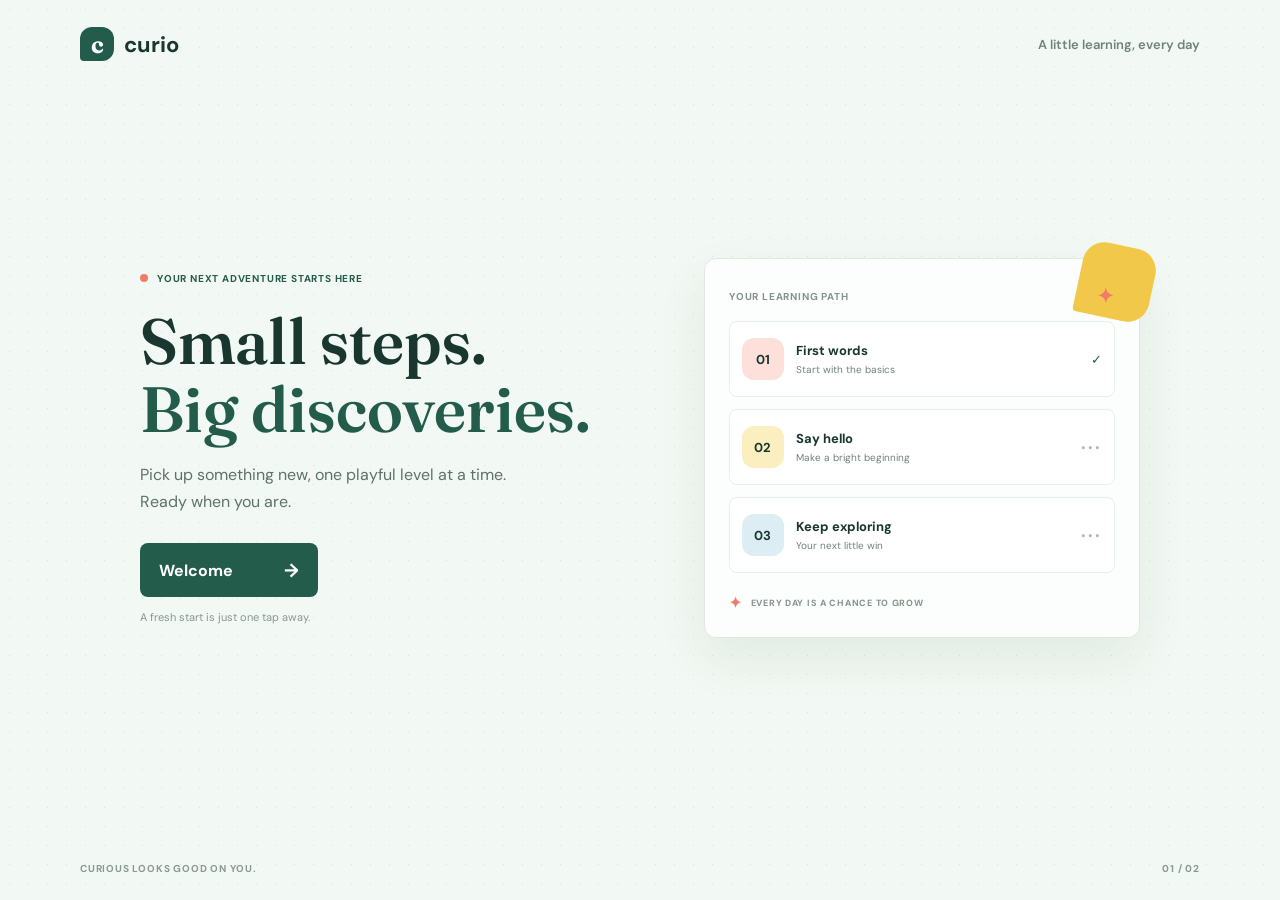
<file: index.html>
<!doctype html>
<html lang="en">
  <head>
    <meta charset="utf-8">
    <meta name="viewport" content="width=device-width, initial-scale=1">
    <meta name="theme-color" content="#f2f8f3">
    <title>Curio | Learn something small</title>
    <link rel="stylesheet" href="styles.css">
  </head>
  <body class="welcome-page">
    <header class="topbar">
      <a class="wordmark" href="index.html" aria-label="Curio home">
        <span class="wordmark-mark" aria-hidden="true">c</span>
        <span>curio</span>
      </a>
      <span class="topbar-note">A little learning, every day</span>
    </header>

    <main class="welcome-layout">
      <section class="welcome-copy" aria-labelledby="welcome-title">
        <p class="eyebrow"><span class="eyebrow-dot"></span> YOUR NEXT ADVENTURE STARTS HERE</p>
        <h1 id="welcome-title">Small steps.<br><span>Big discoveries.</span></h1>
        <p class="welcome-description">Pick up something new, one playful level at a time. Ready when you are.</p>
        <a class="welcome-button" href="levels.html">
          <span>Welcome</span>
          <span class="button-arrow" aria-hidden="true">&#8594;</span>
        </a>
        <p class="welcome-footnote">A fresh start is just one tap away.</p>
      </section>

      <aside class="preview" aria-label="A preview of your learning journey">
        <div class="preview-topline">
          <span>YOUR LEARNING PATH</span>
          <span class="sparkle" aria-hidden="true">&#10022;</span>
        </div>
        <div class="preview-lesson preview-lesson-one">
          <span class="lesson-symbol symbol-coral" aria-hidden="true">01</span>
          <span><strong>First words</strong><small>Start with the basics</small></span>
          <span class="lesson-check" aria-hidden="true">&#10003;</span>
        </div>
        <div class="preview-lesson preview-lesson-two">
          <span class="lesson-symbol symbol-yellow" aria-hidden="true">02</span>
          <span><strong>Say hello</strong><small>Make a bright beginning</small></span>
          <span class="lesson-lock" aria-hidden="true">&#8226;&#8226;&#8226;</span>
        </div>
        <div class="preview-lesson preview-lesson-three">
          <span class="lesson-symbol symbol-blue" aria-hidden="true">03</span>
          <span><strong>Keep exploring</strong><small>Your next little win</small></span>
          <span class="lesson-lock" aria-hidden="true">&#8226;&#8226;&#8226;</span>
        </div>
        <div class="preview-footer"><span class="footer-star" aria-hidden="true">&#10022;</span> EVERY DAY IS A CHANCE TO GROW</div>
      </aside>
    </main>

    <footer class="page-footer"><span>CURIOUS LOOKS GOOD ON YOU.</span><span>01 / 02</span></footer>
  </body>
</html>
</file>
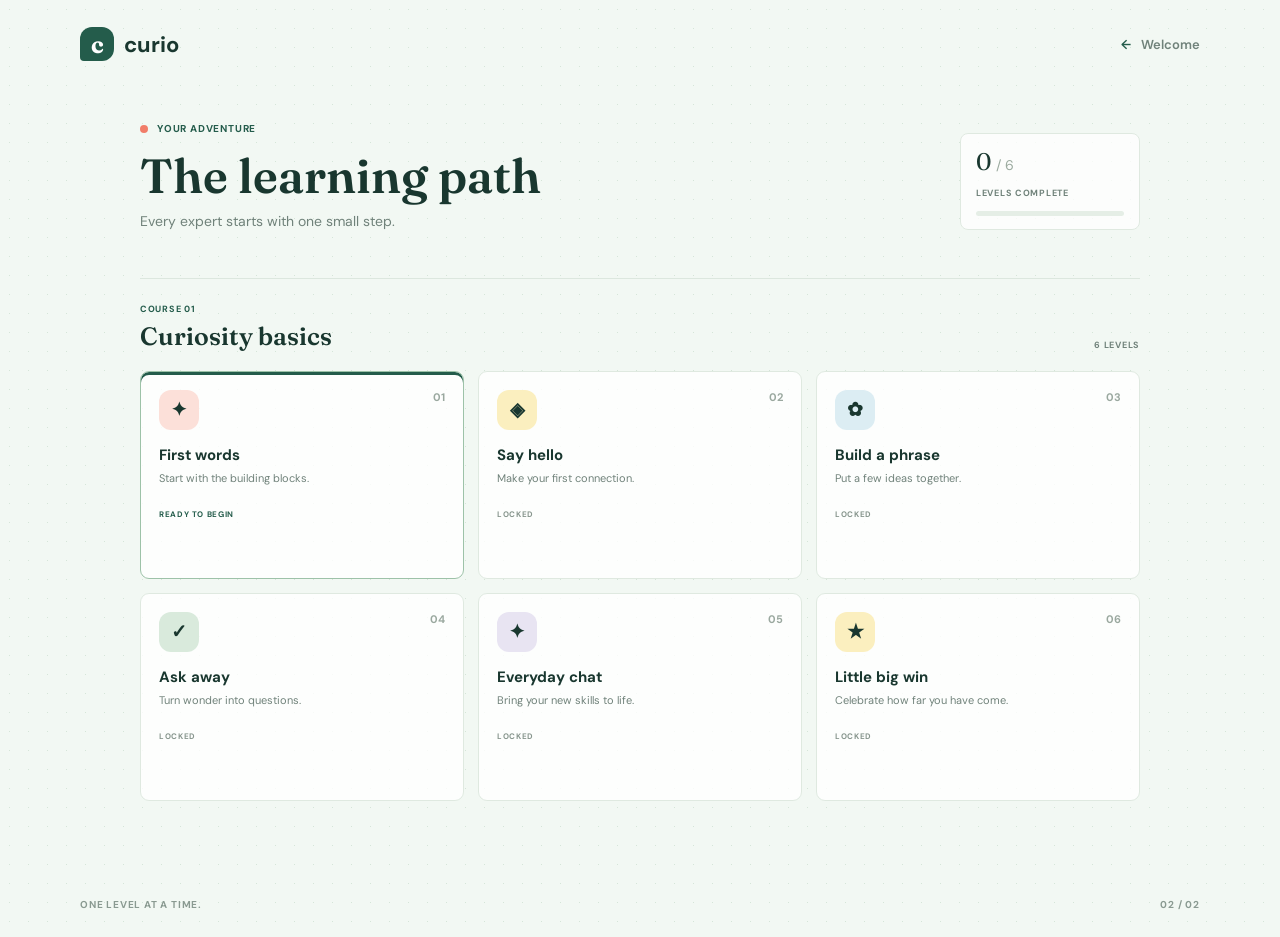
<file: levels.html>
<!doctype html>
<html lang="en">
  <head>
    <meta charset="utf-8">
    <meta name="viewport" content="width=device-width, initial-scale=1">
    <meta name="theme-color" content="#f2f8f3">
    <title>Your Learning Path | Curio</title>
    <link rel="stylesheet" href="styles.css">
  </head>
  <body class="levels-page">
    <header class="topbar">
      <a class="wordmark" href="index.html" aria-label="Curio home">
        <span class="wordmark-mark" aria-hidden="true">c</span>
        <span>curio</span>
      </a>
      <a class="back-link" href="index.html"><span aria-hidden="true">&#8592;</span> Welcome</a>
    </header>

    <main class="levels-main">
      <section class="path-heading" aria-labelledby="path-title">
        <div>
          <p class="eyebrow"><span class="eyebrow-dot"></span> YOUR ADVENTURE</p>
          <h1 id="path-title">The learning path</h1>
          <p class="path-subtitle">Every expert starts with one small step.</p>
        </div>
        <div class="progress-summary" aria-label="0 of 6 levels complete">
          <span class="progress-count">0 <span>/ 6</span></span>
          <span class="progress-label">LEVELS COMPLETE</span>
          <span class="progress-track"><span></span></span>
        </div>
      </section>

      <section class="course-section" aria-labelledby="course-title">
        <div class="course-heading">
          <div>
            <p class="course-kicker">COURSE 01</p>
            <h2 id="course-title">Curiosity basics</h2>
          </div>
          <span class="course-level-count">6 LEVELS</span>
        </div>

        <ol class="level-grid">
          <li class="level-card level-ready">
            <span class="level-number">01</span>
            <span class="level-icon icon-coral" aria-hidden="true">&#10022;</span>
            <h3>First words</h3>
            <p>Start with the building blocks.</p>
            <span class="level-status">READY TO BEGIN</span>
          </li>
          <li class="level-card level-locked">
            <span class="level-number">02</span>
            <span class="level-icon icon-yellow" aria-hidden="true">&#9672;</span>
            <h3>Say hello</h3>
            <p>Make your first connection.</p>
            <span class="level-status">LOCKED</span>
          </li>
          <li class="level-card level-locked">
            <span class="level-number">03</span>
            <span class="level-icon icon-blue" aria-hidden="true">&#10047;</span>
            <h3>Build a phrase</h3>
            <p>Put a few ideas together.</p>
            <span class="level-status">LOCKED</span>
          </li>
          <li class="level-card level-locked">
            <span class="level-number">04</span>
            <span class="level-icon icon-green" aria-hidden="true">&#10003;</span>
            <h3>Ask away</h3>
            <p>Turn wonder into questions.</p>
            <span class="level-status">LOCKED</span>
          </li>
          <li class="level-card level-locked">
            <span class="level-number">05</span>
            <span class="level-icon icon-lilac" aria-hidden="true">&#10022;</span>
            <h3>Everyday chat</h3>
            <p>Bring your new skills to life.</p>
            <span class="level-status">LOCKED</span>
          </li>
          <li class="level-card level-locked">
            <span class="level-number">06</span>
            <span class="level-icon icon-yellow" aria-hidden="true">&#9733;</span>
            <h3>Little big win</h3>
            <p>Celebrate how far you have come.</p>
            <span class="level-status">LOCKED</span>
          </li>
        </ol>
      </section>
    </main>

    <footer class="page-footer"><span>ONE LEVEL AT A TIME.</span><span>02 / 02</span></footer>
  </body>
</html>
</file>
<file: styles.css>
@import url('https://fonts.googleapis.com/css2?family=DM+Sans:wght@400;500;600;700&family=Fraunces:opsz,wght@9..144,600;9..144,700&display=swap');

:root {
  color-scheme: light;
  --ink: #19372f;
  --muted: #70827a;
  --paper: #f2f8f3;
  --white: #ffffff;
  --green: #245c4b;
  --coral: #f17d69;
  --yellow: #f2c84b;
  --blue: #78b9d1;
  --lilac: #aaa1d3;
  font-family: 'DM Sans', 'Trebuchet MS', sans-serif;
  color: var(--ink);
  background: var(--paper);
}

* {
  box-sizing: border-box;
}

body {
  min-width: 320px;
  min-height: 100vh;
  margin: 0;
  background-color: var(--paper);
  background-image: radial-gradient(#d5e5d8 0.7px, transparent 0.7px);
  background-size: 19px 19px;
}

a {
  color: inherit;
}

.topbar,
.page-footer {
  width: min(1120px, calc(100% - 64px));
  margin-inline: auto;
  display: flex;
  align-items: center;
  justify-content: space-between;
}

.topbar {
  height: 88px;
}

.wordmark {
  display: inline-flex;
  align-items: center;
  gap: 10px;
  text-decoration: none;
  font-size: 22px;
  font-weight: 700;
}

.wordmark-mark {
  display: grid;
  width: 34px;
  aspect-ratio: 1;
  place-items: center;
  border-radius: 12px 12px 12px 4px;
  background: var(--green);
  color: var(--white);
  font-family: 'Fraunces', Georgia, serif;
  font-size: 24px;
}

.topbar-note,
.back-link {
  color: var(--muted);
  font-size: 13px;
  font-weight: 600;
}

.back-link {
  text-decoration: none;
}

.back-link span {
  margin-right: 7px;
  color: var(--green);
}

.welcome-layout {
  width: min(1000px, calc(100% - 64px));
  min-height: calc(100vh - 152px);
  margin: 0 auto;
  display: grid;
  grid-template-columns: 1.05fr 0.95fr;
  align-items: center;
  gap: 82px;
  padding-block: 36px 64px;
}

.welcome-copy {
  animation: arrive 550ms ease-out both;
}

.eyebrow,
.preview-topline,
.preview-footer,
.page-footer,
.course-kicker,
.course-level-count,
.progress-label,
.level-status {
  font-size: 10px;
  font-weight: 700;
  letter-spacing: 0.08em;
}

.eyebrow {
  display: flex;
  align-items: center;
  gap: 9px;
  color: var(--green);
}

.eyebrow-dot {
  width: 8px;
  aspect-ratio: 1;
  border-radius: 50%;
  background: var(--coral);
}

h1,
h2,
h3,
p {
  margin-top: 0;
}

.welcome-copy h1,
.path-heading h1 {
  margin: 22px 0 18px;
  font-family: 'Fraunces', Georgia, serif;
  font-weight: 600;
  line-height: 1.06;
}

.welcome-copy h1 {
  font-size: clamp(48px, 5vw, 68px);
}

.welcome-copy h1 span {
  color: var(--green);
}

.welcome-description {
  max-width: 370px;
  margin-bottom: 28px;
  color: #5e726a;
  font-size: 16px;
  line-height: 1.7;
}

.welcome-button {
  min-width: 178px;
  min-height: 54px;
  padding: 0 19px;
  display: inline-flex;
  align-items: center;
  justify-content: space-between;
  gap: 26px;
  border-radius: 8px;
  background: var(--green);
  color: var(--white);
  text-decoration: none;
  font-weight: 700;
  transition: background-color 160ms ease, transform 160ms ease;
}

.welcome-button:hover {
  transform: translateY(-2px);
  background: #174838;
}

.welcome-button:focus-visible,
.back-link:focus-visible,
.wordmark:focus-visible {
  outline: 3px solid var(--coral);
  outline-offset: 4px;
}

.button-arrow {
  font-size: 19px;
}

.welcome-footnote {
  margin: 13px 0 0;
  color: #89978f;
  font-size: 11px;
}

.preview {
  position: relative;
  padding: 24px;
  border: 1px solid #dfe9e0;
  border-radius: 12px;
  background: rgba(255, 255, 255, 0.82);
  box-shadow: 0 20px 50px rgba(37, 76, 57, 0.08);
  animation: arrive 650ms 100ms ease-out both;
}

.preview::before {
  position: absolute;
  z-index: -1;
  top: -14px;
  right: -14px;
  width: 74px;
  aspect-ratio: 1;
  border-radius: 22px 22px 22px 4px;
  background: var(--yellow);
  content: '';
  transform: rotate(12deg);
}

.preview-topline,
.preview-footer {
  display: flex;
  align-items: center;
  justify-content: space-between;
  color: #83938a;
}

.sparkle {
  color: var(--coral);
  font-size: 20px;
}

.preview-lesson {
  min-height: 76px;
  margin-top: 12px;
  padding: 12px;
  display: flex;
  align-items: center;
  gap: 12px;
  border: 1px solid #e8eee8;
  border-radius: 8px;
  background: var(--white);
}

.lesson-symbol,
.level-icon {
  display: grid;
  flex: 0 0 auto;
  place-items: center;
  border-radius: 12px;
  color: var(--ink);
  font-weight: 700;
}

.lesson-symbol {
  width: 42px;
  aspect-ratio: 1;
  font-size: 13px;
}

.symbol-coral,
.icon-coral {
  background: #fce0d9;
}

.symbol-yellow,
.icon-yellow {
  background: #fbefbf;
}

.symbol-blue,
.icon-blue {
  background: #dcedf3;
}

.icon-green {
  background: #d9eadc;
}

.icon-lilac {
  background: #e8e4f2;
}

.preview-lesson strong,
.preview-lesson small {
  display: block;
}

.preview-lesson strong {
  margin-bottom: 4px;
  font-size: 13px;
}

.preview-lesson small {
  color: var(--muted);
  font-size: 10px;
}

.lesson-check,
.lesson-lock {
  margin-left: auto;
  font-size: 13px;
}

.lesson-check {
  color: var(--green);
}

.lesson-lock {
  color: #aeb9b1;
  letter-spacing: 2px;
}

.preview-footer {
  justify-content: flex-start;
  gap: 8px;
  margin-top: 20px;
  font-size: 9px;
}

.footer-star {
  color: var(--coral);
  font-size: 15px;
}

.page-footer {
  min-height: 64px;
  color: #8a9a91;
}

.levels-main {
  width: min(1000px, calc(100% - 64px));
  margin: 34px auto 72px;
  animation: arrive 500ms ease-out both;
}

.path-heading {
  display: flex;
  align-items: flex-end;
  justify-content: space-between;
  gap: 24px;
  margin-bottom: 48px;
}

.path-heading h1 {
  margin: 16px 0 10px;
  font-size: 48px;
}

.path-subtitle {
  margin-bottom: 0;
  color: var(--muted);
  font-size: 14px;
}

.progress-summary {
  width: 180px;
  flex: 0 0 auto;
  padding: 13px 15px;
  border: 1px solid #dfe9e0;
  border-radius: 8px;
  background: rgba(255, 255, 255, 0.75);
}

.progress-count {
  display: block;
  margin-bottom: 4px;
  font-family: 'Fraunces', Georgia, serif;
  font-size: 24px;
}

.progress-count span {
  color: #9baa9f;
  font-family: 'DM Sans', 'Trebuchet MS', sans-serif;
  font-size: 14px;
}

.progress-label {
  color: var(--muted);
  font-size: 9px;
}

.progress-track {
  height: 5px;
  margin-top: 10px;
  display: block;
  overflow: hidden;
  border-radius: 5px;
  background: #e5eee6;
}

.progress-track span {
  width: 0;
  height: 100%;
  display: block;
  background: var(--coral);
}

.course-section {
  padding-top: 24px;
  border-top: 1px solid #dce7de;
}

.course-heading {
  margin-bottom: 20px;
  display: flex;
  align-items: flex-end;
  justify-content: space-between;
}

.course-kicker {
  margin-bottom: 6px;
  color: var(--green);
  font-size: 9px;
}

.course-heading h2 {
  margin-bottom: 0;
  font-family: 'Fraunces', Georgia, serif;
  font-size: 25px;
  font-weight: 600;
}

.course-level-count {
  color: var(--muted);
  font-size: 9px;
}

.level-grid {
  margin: 0;
  padding: 0;
  display: grid;
  grid-template-columns: repeat(3, minmax(0, 1fr));
  gap: 14px;
  list-style: none;
}

.level-card {
  position: relative;
  min-height: 208px;
  padding: 18px;
  border: 1px solid #dfe9e0;
  border-radius: 9px;
  background: rgba(255, 255, 255, 0.8);
}

.level-ready {
  border-color: #9dc2a8;
  box-shadow: inset 0 3px 0 var(--green);
}

.level-number {
  position: absolute;
  top: 18px;
  right: 18px;
  color: #9aa89f;
  font-size: 11px;
  font-weight: 700;
}

.level-icon {
  width: 40px;
  aspect-ratio: 1;
  margin-bottom: 15px;
  font-size: 19px;
}

.level-card h3 {
  margin-bottom: 5px;
  font-size: 15px;
}

.level-card p {
  margin-bottom: 15px;
  color: var(--muted);
  font-size: 11px;
  line-height: 1.5;
}

.level-status {
  color: #87958d;
  font-size: 8px;
}

.level-ready .level-status {
  color: var(--green);
}

@keyframes arrive {
  from {
    opacity: 0;
    transform: translateY(10px);
  }
  to {
    opacity: 1;
    transform: translateY(0);
  }
}

@media (max-width: 720px) {
  .topbar,
  .page-footer,
  .welcome-layout,
  .levels-main {
    width: min(100% - 40px, 540px);
  }

  .topbar {
    height: 72px;
  }

  .welcome-layout {
    min-height: auto;
    grid-template-columns: 1fr;
    gap: 42px;
    padding-block: 40px 48px;
  }

  .welcome-copy h1 {
    font-size: 52px;
  }

  .preview {
    max-width: 460px;
  }

  .levels-main {
    margin-top: 26px;
  }

  .path-heading {
    align-items: flex-start;
    flex-direction: column;
    margin-bottom: 34px;
  }

  .path-heading h1 {
    font-size: 40px;
  }

  .progress-summary {
    width: 100%;
  }

  .level-grid {
    grid-template-columns: repeat(2, minmax(0, 1fr));
  }
}

@media (max-width: 420px) {
  .topbar,
  .page-footer,
  .welcome-layout,
  .levels-main {
    width: calc(100% - 32px);
  }

  .topbar-note {
    font-size: 11px;
  }

  .welcome-copy h1 {
    font-size: 46px;
  }

  .preview {
    padding: 16px;
  }

  .level-grid {
    grid-template-columns: 1fr;
  }

  .level-card {
    min-height: 190px;
  }
}

@media (prefers-reduced-motion: reduce) {
  *,
  *::before,
  *::after {
    animation-duration: 0.01ms !important;
    animation-iteration-count: 1 !important;
    scroll-behavior: auto !important;
    transition-duration: 0.01ms !important;
  }
}
</file>
